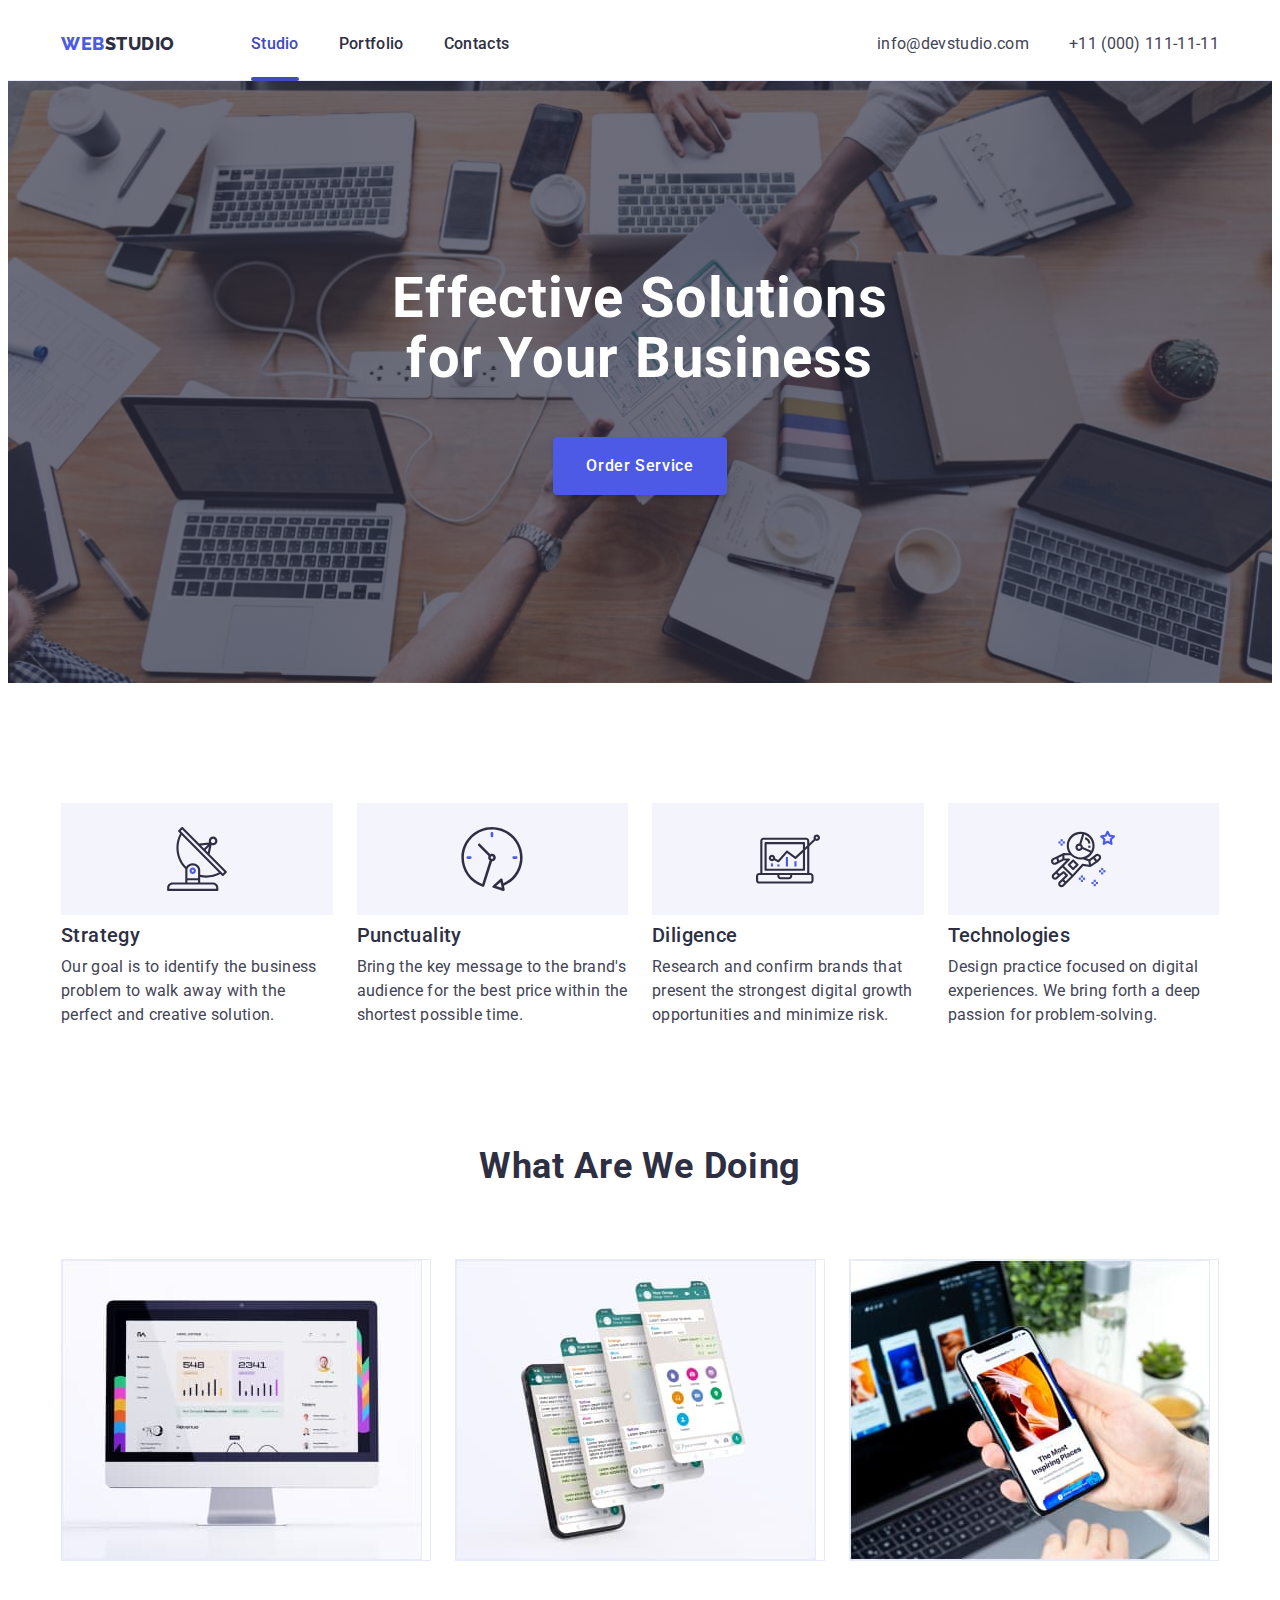
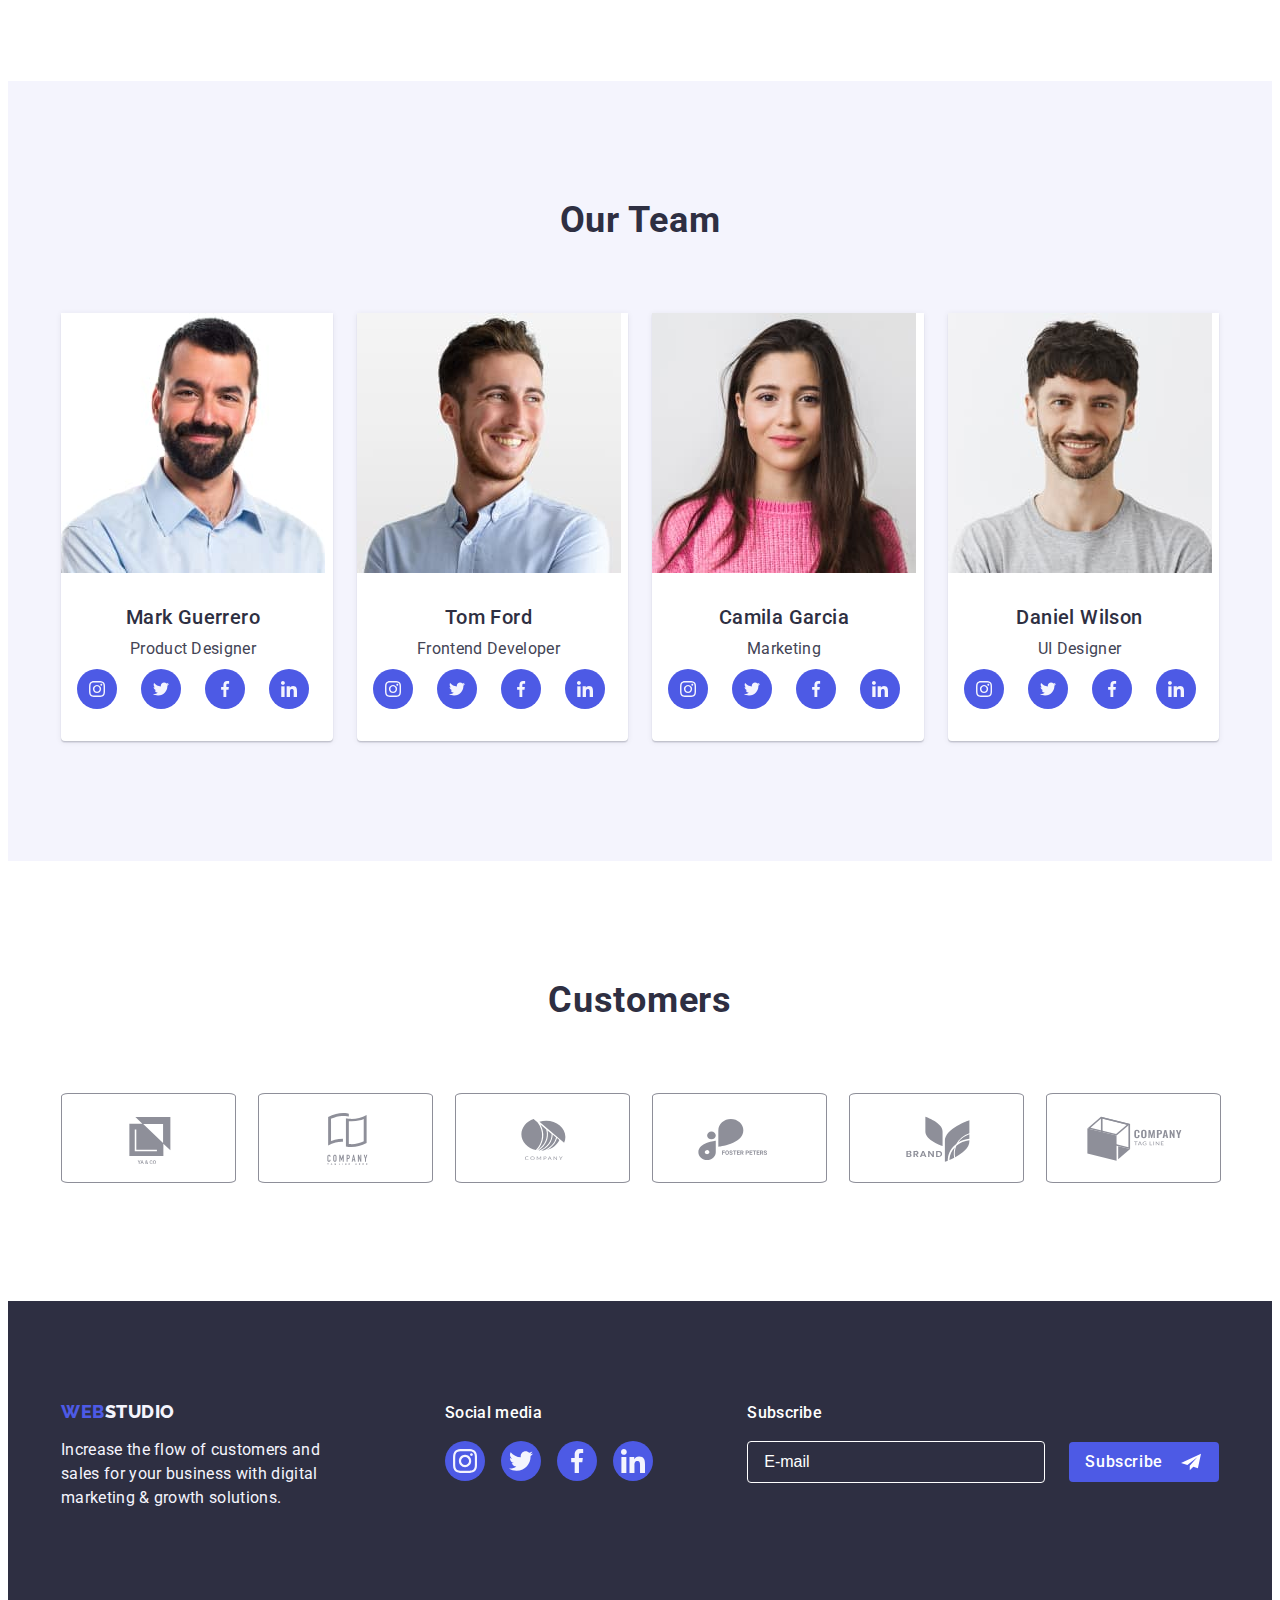
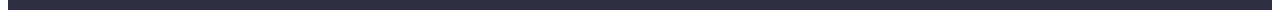
<file: index.html>
<!DOCTYPE html>
<html lang="en">
  <head>
    <meta charset="UTF-8" />
    <meta http-equiv="X-UA-Compatible" content="IE=edge" />
    <meta name="viewport" content="width=device-width, initial-scale=1.0" />
    <title>Студія</title>
    <link rel="preconnect" href="https://fonts.googleapis.com" />
    <link rel="preconnect" href="https://fonts.gstatic.com" crossorigin />
    <link
      href="https://fonts.googleapis.com/css2?family=Raleway:wght@800&family=Roboto:wght@400;500;700;900&display=swap"
      rel="stylesheet"
    />
    <link
      rel="stylesheet"
      href="https://cdnjs.cloudflare.com/ajax/libs/modern-normalize/1.1.0/modern-normalize.min.css"
      integrity="sha512-wpPYUAdjBVSE4KJnH1VR1HeZfpl1ub8YT/NKx4PuQ5NmX2tKuGu6U/JRp5y+Y8XG2tV+wKQpNHVUX03MfMFn9Q=="
      crossorigin="anonymous"
      referrerpolicy="no-referrer"
    />
    <link rel="stylesheet" href="./css/styles.css" />
  </head>
  <body class="body">
    <!-- Header -->
    <header class="header">
      <div class="container main-header">
        <nav class="header-navigation">
          <a href="./index.html" class="header-logo logo link"
            >Web<span class="color-logo">Studio</span></a
          >
          <ul class="header-list list">
            <li class="item">
              <a href="./index.html" class="header-link link active">Studio</a>
            </li>
            <li class="item">
              <a href="./portfolio.html" class="header-link link">Portfolio</a>
            </li>
            <li class="item">
              <a href="" class="header-link link">Contacts</a>
            </li>
          </ul>
        </nav>
        <address class="header-address">
          <ul class="header-address-list list">
            <li class="item">
              <a
                href="mailto:info@devstudio.com"
                class="header-address-link link"
                >info@devstudio.com</a
              >
            </li>
            <li class="item">
              <a href="tel:+110001111111" class="header-address-link link"
                >+11 (000) 111-11-11</a
              >
            </li>
          </ul>
        </address>
      </div>
    </header>

    <main>
      <!-- Hero -->
      <section class="hero">
        <div class="container">
          <h1 class="hero-title">Effective Solutions for Your Business</h1>
          <button type="button" class="hero-button button" data-modal-open>
            Order Service
          </button>
        </div>
      </section>

      <!-- Features -->
      <section class="features section">
        <div class="container">
          <h2 class="features-title section-title" hidden>Features</h2>
          <ul class="features-list list">
            <li class="features-item item">
              <div class="features-pic">
                <svg class="features-icon" width="64px" height="64px">
                  <use href="./images/icons/icons.svg#icon-icon-antenna"></use>
                </svg>
              </div>
              <h3 class="features-item-title item-title">Strategy</h3>
              <p class="features-text text">
                Our goal is to identify the business problem to walk away with
                the perfect and creative solution.
              </p>
            </li>
            <li class="features-item item">
              <div class="features-pic">
                <svg class="features-icon" width="64px" height="64px">
                  <use href="./images/icons/icons.svg#icon-icon-clock"></use>
                </svg>
              </div>
              <h3 class="features-item-title item-title">Punctuality</h3>
              <p class="features-text text">
                Bring the key message to the brand's audience for the best price
                within the shortest possible time.
              </p>
            </li>
            <li class="features-item item">
              <div class="features-pic">
                <svg class="features-icon" width="64px" height="64px">
                  <use href="./images/icons/icons.svg#icon-icon-diagram"></use>
                </svg>
              </div>
              <h3 class="features-item-title item-title">Diligence</h3>
              <p class="features-text text">
                Research and confirm brands that present the strongest digital
                growth opportunities and minimize risk.
              </p>
            </li>
            <li class="features-item item">
              <div class="features-pic">
                <svg class="features-icon" width="64px" height="64px">
                  <use
                    href="./images/icons/icons.svg#icon-icon-astronaut"
                  ></use>
                </svg>
              </div>
              <h3 class="features-item-title item-title">Technologies</h3>
              <p class="features-text text">
                Design practice focused on digital experiences. We bring forth a
                deep passion for problem-solving.
              </p>
            </li>
          </ul>
        </div>
      </section>

      <!-- What are we doing -->
      <section class="doing section">
        <div class="container">
          <h2 class="doing-title section-title">What are we doing</h2>
          <ul class="doing-list list">
            <li class="doing-item item">
              <img
                src="./images/doing/pic-1.jpg"
                alt="monitor screen"
                width="360"
                height="300"
              />
            </li>
            <li class="doing-item item">
              <img
                src="./images/doing/pic-2.jpg"
                alt="mobile phone screen"
                width="360"
                height="300"
              />
            </li>
            <li class="doing-item item">
              <img
                src="./images/doing/pic-3.jpg"
                alt="laptop and mobile phone"
                width="360"
                height="300"
              />
            </li>
          </ul>
        </div>
      </section>

      <!-- Our Team -->
      <section class="team section">
        <div class="container">
          <h2 class="team-title section-title">Our Team</h2>
          <ul class="team-list list">
            <li class="team-item item">
              <div class="team-card-item">
                <div class="team-card-thumb">
                  <img
                    src="./images/employees/mark-guerrero.jpg"
                    alt="Mark Guerrero"
                    width="264"
                    height="260"
                  />
                </div>
                <div class="team-card-content">
                  <h3 class="team-item-title item-title">Mark Guerrero</h3>
                  <p class="team-text text">Product Designer</p>
                  <ul class="team-soc-list list">
                    <li class="team-soc-item">
                      <a href="" class="team-soc-link link">
                        <svg class="team-soc-icon" width="16" height="16">
                          <use
                            href="./images/icons/icons.svg#icon-instagram"
                          ></use>
                        </svg>
                      </a>
                    </li>
                    <li class="team-soc-item">
                      <a href="" class="team-soc-link link">
                        <svg class="team-soc-icon" width="16" height="16">
                          <use
                            href="./images/icons/icons.svg#icon-twitter"
                          ></use>
                        </svg>
                      </a>
                    </li>
                    <li class="team-soc-item">
                      <a href="" class="team-soc-link link">
                        <svg class="team-soc-icon" width="16" height="16">
                          <use
                            href="./images/icons/icons.svg#icon-facebook"
                          ></use>
                        </svg>
                      </a>
                    </li>
                    <li class="team-soc-item">
                      <a href="" class="team-soc-link link">
                        <svg class="team-soc-icon" width="16" height="16">
                          <use
                            href="./images/icons/icons.svg#icon-linkedin"
                          ></use>
                        </svg>
                      </a>
                    </li>
                  </ul>
                </div>
              </div>
            </li>

            <li class="team-item item">
              <div class="team-card-item">
                <div class="team-card-thumb">
                  <img
                    src="./images/employees/tom-ford.jpg"
                    alt="Tom Ford"
                    width="264"
                    height="260"
                  />
                </div>
                <div class="team-card-content">
                  <h3 class="team-item-title item-title">Tom Ford</h3>
                  <p class="team-text text">Frontend Developer</p>
                  <ul class="team-soc-list list">
                    <li class="team-soc-item">
                      <a href="" class="team-soc-link link">
                        <svg class="team-soc-icon" width="16" height="16">
                          <use
                            href="./images/icons/icons.svg#icon-instagram"
                          ></use>
                        </svg>
                      </a>
                    </li>
                    <li class="team-soc-item">
                      <a href="" class="team-soc-link link">
                        <svg class="team-soc-icon" width="16" height="16">
                          <use
                            href="./images/icons/icons.svg#icon-twitter"
                          ></use>
                        </svg>
                      </a>
                    </li>
                    <li class="team-soc-item">
                      <a href="" class="team-soc-link link">
                        <svg class="team-soc-icon" width="16" height="16">
                          <use
                            href="./images/icons/icons.svg#icon-facebook"
                          ></use>
                        </svg>
                      </a>
                    </li>
                    <li class="team-soc-item">
                      <a href="" class="team-soc-link link">
                        <svg class="team-soc-icon" width="16" height="16">
                          <use
                            href="./images/icons/icons.svg#icon-linkedin"
                          ></use>
                        </svg>
                      </a>
                    </li>
                  </ul>
                </div>
              </div>
            </li>

            <li class="team-item item">
              <div class="team-card-item">
                <div class="team-card-thumb">
                  <img
                    src="./images/employees/camila-garcia.jpg"
                    alt="Camila Garcia"
                    width="264"
                    height="260"
                  />
                </div>
                <div class="team-card-content">
                  <h3 class="team-item-title item-title">Camila Garcia</h3>
                  <p class="team-text text">Marketing</p>
                  <ul class="team-soc-list list">
                    <li class="team-soc-item">
                      <a href="" class="team-soc-link link">
                        <svg class="team-soc-icon" width="16" height="16">
                          <use
                            href="./images/icons/icons.svg#icon-instagram"
                          ></use>
                        </svg>
                      </a>
                    </li>
                    <li class="team-soc-item">
                      <a href="" class="team-soc-link link">
                        <svg class="team-soc-icon" width="16" height="16">
                          <use
                            href="./images/icons/icons.svg#icon-twitter"
                          ></use>
                        </svg>
                      </a>
                    </li>
                    <li class="team-soc-item">
                      <a href="" class="team-soc-link link">
                        <svg class="team-soc-icon" width="16" height="16">
                          <use
                            href="./images/icons/icons.svg#icon-facebook"
                          ></use>
                        </svg>
                      </a>
                    </li>
                    <li class="team-soc-item">
                      <a href="" class="team-soc-link link">
                        <svg class="team-soc-icon" width="16" height="16">
                          <use
                            href="./images/icons/icons.svg#icon-linkedin"
                          ></use>
                        </svg>
                      </a>
                    </li>
                  </ul>
                </div>
              </div>
            </li>

            <li class="team-item item">
              <div class="team-card-item">
                <div class="team-card-thumb">
                  <img
                    src="./images/employees/daniel-wilson.jpg"
                    alt="Daniel Wilson"
                    width="264"
                    height="260"
                  />
                </div>
                <div class="team-card-content">
                  <h3 class="team-item-title item-title">Daniel Wilson</h3>
                  <p class="team-text text">UI Designer</p>
                  <ul class="team-soc-list list">
                    <li class="team-soc-item">
                      <a href="" class="team-soc-link link">
                        <svg class="team-soc-icon" width="16" height="16">
                          <use
                            href="./images/icons/icons.svg#icon-instagram"
                          ></use>
                        </svg>
                      </a>
                    </li>
                    <li class="team-soc-item">
                      <a href="" class="team-soc-link link">
                        <svg class="team-soc-icon" width="16" height="16">
                          <use
                            href="./images/icons/icons.svg#icon-twitter"
                          ></use>
                        </svg>
                      </a>
                    </li>
                    <li class="team-soc-item">
                      <a href="" class="team-soc-link link">
                        <svg class="team-soc-icon" width="16" height="16">
                          <use
                            href="./images/icons/icons.svg#icon-facebook"
                          ></use>
                        </svg>
                      </a>
                    </li>
                    <li class="team-soc-item">
                      <a href="" class="team-soc-link link">
                        <svg class="team-soc-icon" width="16" height="16">
                          <use
                            href="./images/icons/icons.svg#icon-linkedin"
                          ></use>
                        </svg>
                      </a>
                    </li>
                  </ul>
                </div>
              </div>
            </li>
          </ul>
        </div>
      </section>

      <!-- Customers -->
      <section class="customers section">
        <div class="container">
          <h2 class="customers-title section-title">Customers</h2>
          <ul class="customers-list list">
            <li class="customers-item">
              <a href="" class="customers-link link">
                <svg class="customers-icon" width="104" height="56">
                  <use href="./images/icons/icons.svg#icon-logo-client1"></use>
                </svg>
              </a>
            </li>
            <li class="customers-item">
              <a href="" class="customers-link link">
                <svg class="customers-icon" width="104" height="56">
                  <use href="./images/icons/icons.svg#icon-logo-client2"></use>
                </svg>
              </a>
            </li>
            <li class="customers-item">
              <a href="" class="customers-link link">
                <svg class="customers-icon" width="104" height="56">
                  <use href="./images/icons/icons.svg#icon-logo-client3"></use>
                </svg>
              </a>
            </li>
            <li class="customers-item">
              <a href="" class="customers-link link">
                <svg class="customers-icon" width="104" height="56">
                  <use href="./images/icons/icons.svg#icon-logo-client4"></use>
                </svg>
              </a>
            </li>
            <li class="customers-item">
              <a href="" class="customers-link link">
                <svg class="customers-icon" width="104" height="56">
                  <use href="./images/icons/icons.svg#icon-logo-client5"></use>
                </svg>
              </a>
            </li>
            <li class="customers-item">
              <a href="" class="customers-link link">
                <svg class="customers-icon" width="104" height="56">
                  <use href="./images/icons/icons.svg#icon-logo-client6"></use>
                </svg>
              </a>
            </li>
          </ul>
        </div>
      </section>
    </main>

    <!-- Footer -->
    <footer class="footer">
      <div class="container main-footer">
        <div class="footer-logo-text">
          <a href="./index.html" class="footer-logo logo link"
            >Web<span class="color-logo-footer">Studio</span></a
          >
          <p class="footer-text">
            Increase the flow of customers and sales for your business with
            digital marketing & growth solutions.
          </p>
        </div>
        <div class="footer-sotial-media">
          <p class="footer-sotial-title title">Social media</p>
          <ul class="footer-soc-list list">
            <li class="footer-soc-item item">
              <a href="" class="footer-soc-link link">
                <svg class="footer-soc-icon" width="24" height="24">
                  <use href="./images/icons/icons.svg#icon-instagram"></use>
                </svg>
              </a>
            </li>
            <li class="footer-soc-item item">
              <a href="" class="footer-soc-link link">
                <svg class="footer-soc-icon" width="24" height="24">
                  <use href="./images/icons/icons.svg#icon-twitter"></use>
                </svg>
              </a>
            </li>
            <li class="footer-soc-item item">
              <a href="" class="footer-soc-link link">
                <svg class="footer-soc-icon" width="24" height="24">
                  <use href="./images/icons/icons.svg#icon-facebook"></use>
                </svg>
              </a>
            </li>
            <li class="footer-soc-item item">
              <a href="" class="footer-soc-link link">
                <svg class="footer-soc-icon" width="24" height="24">
                  <use href="./images/icons/icons.svg#icon-linkedin"></use>
                </svg>
              </a>
            </li>
          </ul>
        </div>
        <div class="footer-subscribe">
          <p class="footer-subscribe-title title">Subscribe</p>
          <form class="footer-form">
            <input
              type="email"
              name="subscribe-email"
              id="subscribe-email"
              class="footer-subscribe-input"
              placeholder="E-mail"
              required
            />
            <label
              for="subscribe-email"
              class="footer-subscribe-label"
              aria-label="footer-input"
            ></label>
            <button type="submit" class="footer-subscribe-btn button">
              Subscribe
              <svg class="footer-subscribe-icon" width="24" height="20">
                <use href="./images/icons/icons.svg#icon-icon-send"></use>
              </svg>
            </button>
          </form>
        </div>
      </div>
    </footer>

    <div class="backdrop is-hidden" data-modal>
      <div class="modal">
        <button type="button" class="modal-close-btn" data-modal-close>
          <svg class="modal-close-btn-icon" width="8" height="8">
            <use href="./images/icons/icons.svg#icon-clouse-modal"></use>
          </svg>
        </button>
        <p class="modal-title">Leave your contacts and we will call you back</p>
        <form class="modal-form">
          <label class="modal-label">
            <span class="modal-label-title">Name</span>
            <span class="input-wrap">
              <input
                type="text"
                name="user-name"
                class="modal-input"
                pattern="[a-zA-Zа-яА-ЯїЇіІ]+"
                minlength="2"
                required
              />
              <svg class="modal-icon" width="18" height="18">
                <use href="./images/icons/icons.svg#icon-icon-name"></use>
              </svg>
            </span>
          </label>

          <label class="modal-label">
            <span class="modal-label-title">Phone</span>
            <span class="input-wrap">
              <input
                type="tel"
                name="user-phone"
                class="modal-input"
                pattern="[0-9]{3}-[0-9]{3}-[0-9]{2}-[0-9]{2}"
                title="xxx-xxx-xx-xx"
                required
              />
              <svg class="modal-icon" width="18" height="24">
                <use href="./images/icons/icons.svg#icon-icon-phone"></use>
              </svg>
            </span>
          </label>

          <label class="modal-label">
            <span class="modal-label-title">Email</span>
            <span class="input-wrap">
              <input type="email" name="user-email" class="modal-input" />
              <svg class="modal-icon" width="18" height="24">
                <use href="./images/icons/icons.svg#icon-icon-email"></use>
              </svg>
            </span>
          </label>

          <label class="modal-label">
            <span class="modal-label-title">Comment</span>
            <textarea
              name="user-text"
              class="modal-textarea"
              placeholder="Text input"
            ></textarea>
          </label>

          <div class="modal-field">
            <input
              class="input-check visually-hidden"
              type="checkbox"
              id="privacy"
              name="privacy"
              value="true"
            />
            <label for="privacy" class="check-text">
              <span>
                <svg class="check-icon" width="10" height="8">
                  <use href="./images/icons/icons.svg#icon-icon-click"></use>
                </svg>
              </span>
              I accept the terms and conditions of the&nbsp;
              <a href="" class="modal-href">Privacy Policy</a></label
            >
          </div>

          <button type="submit" class="modal-btn">Send</button>
        </form>
      </div>
    </div>

    <script src="./js/modal.js"></script>
  </body>
</html>
</file>
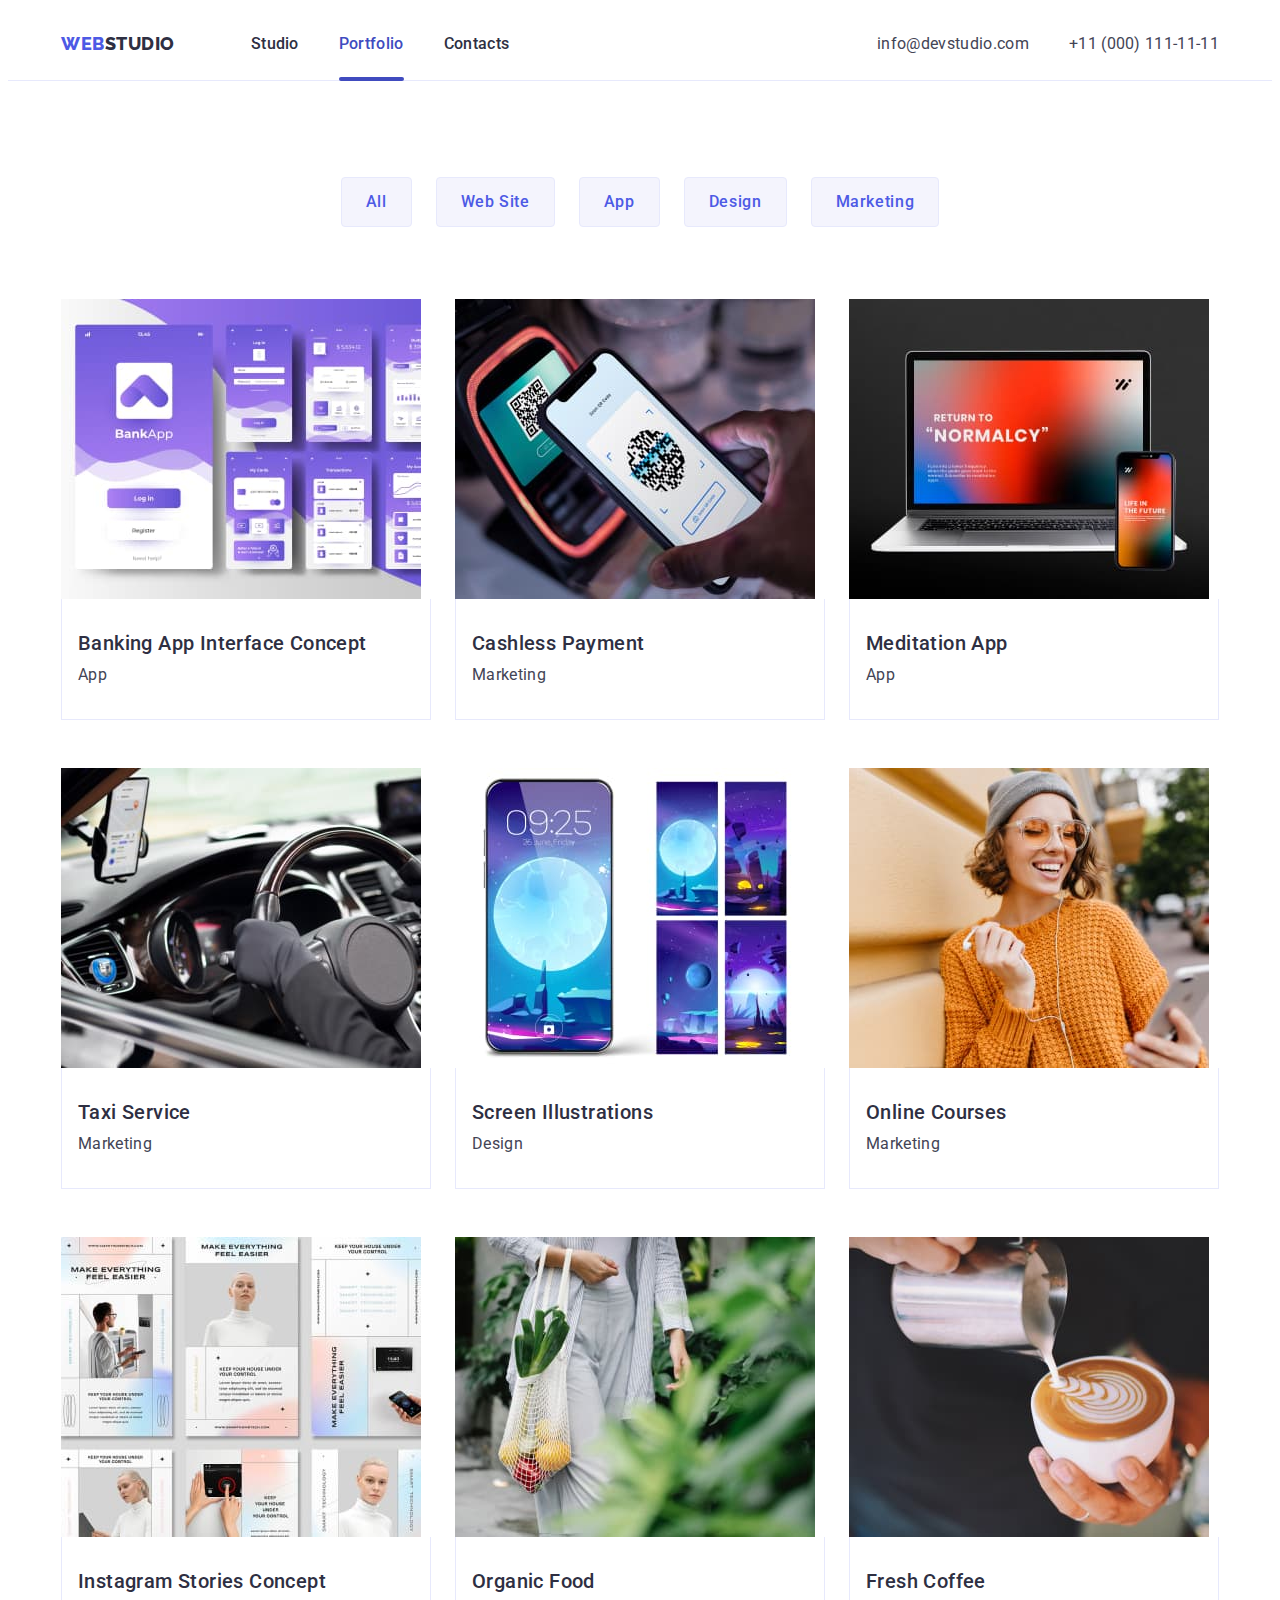
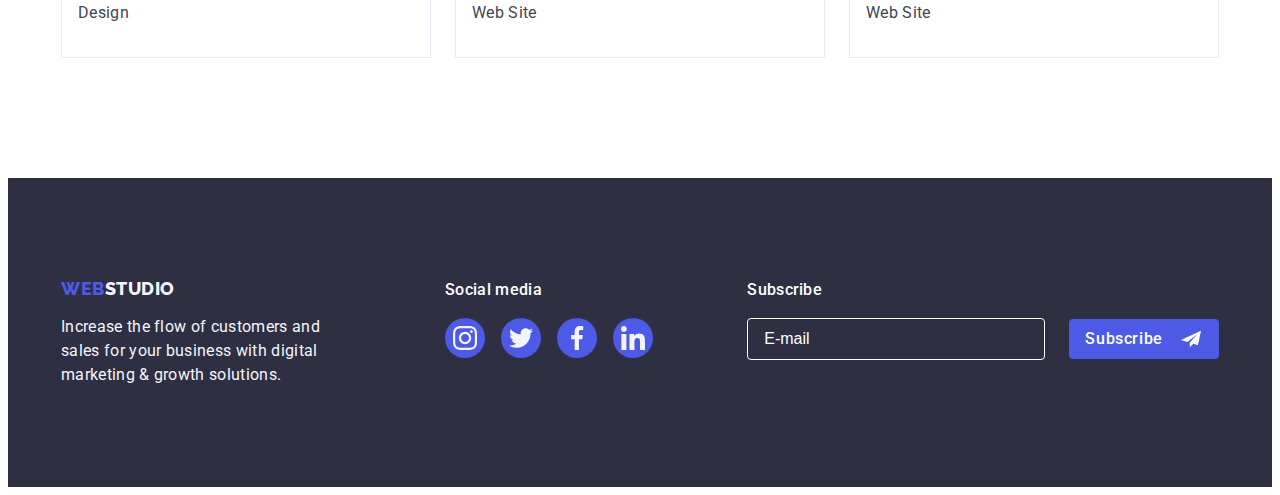
<file: portfolio.html>
<!DOCTYPE html>
<html lang="en">
  <head>
    <meta charset="UTF-8" />
    <meta http-equiv="X-UA-Compatible" content="IE=edge" />
    <meta name="viewport" content="width=device-width, initial-scale=1.0" />
    <title>Портфоліо</title>
    <link rel="preconnect" href="https://fonts.googleapis.com" />
    <link rel="preconnect" href="https://fonts.gstatic.com" crossorigin />
    <link
      href="https://fonts.googleapis.com/css2?family=Raleway:wght@800&family=Roboto:wght@400;500;700;900&display=swap"
      rel="stylesheet"
    />
    <link
      rel="stylesheet"
      href="https://cdnjs.cloudflare.com/ajax/libs/modern-normalize/1.1.0/modern-normalize.min.css"
      integrity="sha512-wpPYUAdjBVSE4KJnH1VR1HeZfpl1ub8YT/NKx4PuQ5NmX2tKuGu6U/JRp5y+Y8XG2tV+wKQpNHVUX03MfMFn9Q=="
      crossorigin="anonymous"
      referrerpolicy="no-referrer"
    />
    <link rel="stylesheet" href="./css/styles.css" />
  </head>
  <body class="body">
    <!-- Header -->
    <header class="header">
      <div class="container main-header">
        <nav class="header-navigation">
          <a href="./index.html" class="header-logo logo link"
            >Web<span class="color-logo">Studio</span></a
          >
          <ul class="header-list list">
            <li class="item">
              <a href="./index.html" class="header-link link">Studio</a>
            </li>
            <li class="item">
              <a href="./portfolio.html" class="header-link link active"
                >Portfolio</a
              >
            </li>
            <li class="item">
              <a href="" class="header-link link">Contacts</a>
            </li>
          </ul>
        </nav>
        <address class="header-address">
          <ul class="header-address-list list">
            <li class="item">
              <a
                href="mailto:info@devstudio.com"
                class="header-address-link link"
                >info@devstudio.com</a
              >
            </li>
            <li class="item">
              <a href="tel:+110001111111" class="header-address-link link"
                >+11 (000) 111-11-11</a
              >
            </li>
          </ul>
        </address>
      </div>
    </header>
    <main>
      <!--Portfolio-->
      <section class="portfolio">
        <div class="container">
          <h1 class="Portfolio section" hidden>Portfolio</h1>
          <ul class="filter-list list">
            <li>
              <button type="button" class="filter-list-btn button">All</button>
            </li>
            <li>
              <button type="button" class="filter-list-btn button">
                Web Site
              </button>
            </li>
            <li>
              <button type="button" class="filter-list-btn button">App</button>
            </li>
            <li>
              <button type="button" class="filter-list-btn button">
                Design
              </button>
            </li>
            <li>
              <button type="button" class="filter-list-btn button">
                Marketing
              </button>
            </li>
          </ul>

          <ul class="portfolio-list list">
            <li class="portfolio-item item">
              <a href="" class="portfolio-link link">
                <div class="card-thumb">
                  <img
                    src="./images/portfolio/banking-app.jpg"
                    alt="Banking App Interface Concept"
                    width="360"
                    height="300"
                  />
                  <p class="portfolio-overlay text">
                    14 Stylish and User-Friendly App Design Concepts · Task
                    Manager App · Calorie Tracker App · Exotic Fruit Ecommerce
                    App · Cloud Storage App
                  </p>
                </div>
                <div class="card-content">
                  <h2 class="portfolio-item-title item-title">
                    Banking App Interface Concept
                  </h2>
                  <p class="portfolio-text text">App</p>
                </div>
              </a>
            </li>

            <li class="portfolio-item item">
              <a href="" class="portfolio-link link">
                <div class="card-thumb">
                  <img
                    src="./images/portfolio/cashless-payment.jpg"
                    alt="Cashless Payment"
                    width="360"
                    height="300"
                  />
                  <p class="portfolio-overlay text">
                    14 Stylish and User-Friendly App Design Concepts · Task
                    Manager App · Calorie Tracker App · Exotic Fruit Ecommerce
                    App · Cloud Storage App
                  </p>
                </div>
                <div class="card-content">
                  <h2 class="portfolio-item-title item-title">
                    Cashless Payment
                  </h2>
                  <p class="portfolio-text text">Marketing</p>
                </div>
              </a>
            </li>

            <li class="portfolio-item item">
              <a href="" class="portfolio-link link">
                <div class="card-thumb">
                  <img
                    src="./images/portfolio/meditation-app.jpg"
                    alt="Meditation App"
                    width="360"
                    height="300"
                  />
                  <p class="portfolio-overlay text">
                    14 Stylish and User-Friendly App Design Concepts · Task
                    Manager App · Calorie Tracker App · Exotic Fruit Ecommerce
                    App · Cloud Storage App
                  </p>
                </div>
                <div class="card-content">
                  <h2 class="portfolio-item-title item-title">
                    Meditation App
                  </h2>
                  <p class="portfolio-text text">App</p>
                </div>
              </a>
            </li>

            <li class="portfolio-item item">
              <a href="" class="portfolio-link link">
                <div class="card-thumb">
                  <img
                    src="./images/portfolio/taxi-service.jpg"
                    alt="Taxi Service"
                    width="360"
                    height="300"
                  />
                  <p class="portfolio-overlay text">
                    14 Stylish and User-Friendly App Design Concepts · Task
                    Manager App · Calorie Tracker App · Exotic Fruit Ecommerce
                    App · Cloud Storage App
                  </p>
                </div>
                <div class="card-content">
                  <h2 class="portfolio-item-title item-title">Taxi Service</h2>
                  <p class="portfolio-text text">Marketing</p>
                </div>
              </a>
            </li>

            <li class="portfolio-item item">
              <a href="" class="portfolio-link link">
                <div class="card-thumb">
                  <img
                    src="./images/portfolio/screen-illustrations.jpg"
                    alt="Screen Illustrations"
                    width="360"
                    height="300"
                  />
                  <p class="portfolio-overlay text">
                    14 Stylish and User-Friendly App Design Concepts · Task
                    Manager App · Calorie Tracker App · Exotic Fruit Ecommerce
                    App · Cloud Storage App
                  </p>
                </div>
                <div class="card-content">
                  <h2 class="portfolio-item-title item-title">
                    Screen Illustrations
                  </h2>
                  <p class="portfolio-text text">Design</p>
                </div>
              </a>
            </li>

            <li class="portfolio-item item">
              <a href="" class="portfolio-link link">
                <div class="card-thumb">
                  <img
                    src="./images/portfolio/online-courses.jpg"
                    alt="Online Courses"
                    width="360"
                    height="300"
                  />
                  <p class="portfolio-overlay text">
                    14 Stylish and User-Friendly App Design Concepts · Task
                    Manager App · Calorie Tracker App · Exotic Fruit Ecommerce
                    App · Cloud Storage App
                  </p>
                </div>
                <div class="card-content">
                  <h2 class="portfolio-item-title item-title">
                    Online Courses
                  </h2>
                  <p class="portfolio-text text">Marketing</p>
                </div>
              </a>
            </li>

            <li class="portfolio-item item">
              <a href="" class="portfolio-link link">
                <div class="card-thumb">
                  <img
                    src="./images/portfolio/instagram-stories.jpg"
                    alt="Instagram Stories Concept"
                    width="360"
                    height="300"
                  />
                  <p class="portfolio-overlay text">
                    14 Stylish and User-Friendly App Design Concepts · Task
                    Manager App · Calorie Tracker App · Exotic Fruit Ecommerce
                    App · Cloud Storage App
                  </p>
                </div>
                <div class="card-content">
                  <h2 class="portfolio-item-title item-title">
                    Instagram Stories Concept
                  </h2>
                  <p class="portfolio-text text">Design</p>
                </div>
              </a>
            </li>

            <li class="portfolio-item item">
              <a href="" class="portfolio-link link">
                <div class="card-thumb">
                  <img
                    src="./images/portfolio/organic-food.jpg"
                    alt="Organic Food"
                    width="360"
                    height="300"
                  />
                  <p class="portfolio-overlay text">
                    14 Stylish and User-Friendly App Design Concepts · Task
                    Manager App · Calorie Tracker App · Exotic Fruit Ecommerce
                    App · Cloud Storage App
                  </p>
                </div>
                <div class="card-content">
                  <h2 class="portfolio-item-title item-title">Organic Food</h2>
                  <p class="portfolio-text text">Web Site</p>
                </div>
              </a>
            </li>

            <li class="portfolio-item item">
              <a href="" class="portfolio-link link">
                <div class="card-thumb">
                  <img
                    src="./images/portfolio/fresh-coffee.jpg"
                    alt="Fresh Coffee"
                    width="360"
                    height="300"
                  />
                  <p class="portfolio-overlay text">
                    14 Stylish and User-Friendly App Design Concepts · Task
                    Manager App · Calorie Tracker App · Exotic Fruit Ecommerce
                    App · Cloud Storage App
                  </p>
                </div>
                <div class="card-content">
                  <h2 class="portfolio-item-title item-title">Fresh Coffee</h2>
                  <p class="portfolio-text text">Web Site</p>
                </div>
              </a>
            </li>
          </ul>
        </div>
      </section>
    </main>
    <!-- Footer -->
    <footer class="footer">
      <div class="container main-footer">
        <div class="footer-logo-text">
          <a href="./index.html" class="footer-logo logo link"
            >Web<span class="color-logo-footer">Studio</span></a
          >
          <p class="footer-text">
            Increase the flow of customers and sales for your business with
            digital marketing & growth solutions.
          </p>
        </div>
        <div class="footer-sotial-media">
          <p class="footer-sotial-title title">Social media</p>
          <ul class="footer-soc-list list">
            <li class="footer-soc-item item">
              <a href="" class="footer-soc-link link">
                <svg class="footer-soc-icon" width="24" height="24">
                  <use href="./images/icons/icons.svg#icon-instagram"></use>
                </svg>
              </a>
            </li>
            <li class="footer-soc-item item">
              <a href="" class="footer-soc-link link">
                <svg class="footer-soc-icon" width="24" height="24">
                  <use href="./images/icons/icons.svg#icon-twitter"></use>
                </svg>
              </a>
            </li>
            <li class="footer-soc-item item">
              <a href="" class="footer-soc-link link">
                <svg class="footer-soc-icon" width="24" height="24">
                  <use href="./images/icons/icons.svg#icon-facebook"></use>
                </svg>
              </a>
            </li>
            <li class="footer-soc-item item">
              <a href="" class="footer-soc-link link">
                <svg class="footer-soc-icon" width="24" height="24">
                  <use href="./images/icons/icons.svg#icon-linkedin"></use>
                </svg>
              </a>
            </li>
          </ul>
        </div>
        <div class="footer-subscribe">
          <p class="footer-subscribe-title title">Subscribe</p>
          <form class="footer-form">
            <input
              type="email"
              name="subscribe-email"
              id="subscribe-email"
              class="footer-subscribe-input"
              placeholder="E-mail"
              required
            />
            <label
              for="subscribe-email"
              class="footer-subscribe-label"
              aria-label="footer-input"
            ></label>
            <button type="submit" class="footer-subscribe-btn button">
              Subscribe
              <svg class="footer-subscribe-icon" width="24" height="20">
                <use href="./images/icons/icons.svg#icon-icon-send"></use>
              </svg>
            </button>
          </form>
        </div>
      </div>
    </footer>
  </body>
</html>
</file>
<file: css/styles.css>
:root {
        --primary-text-color-slate: #434455; 
        --title-text-color-navy-blue: #2e2f42;
        --title-hero-color-white: #FFFFFF;
        --actent-color-iris: #4D5AE5;
        --active-color-ocean: #404BBF;
        --primary-bg-color-white: #FFFFFF;
        --dark-bg-color: #2E2F42;
        --color-green: #31d0aa;
        --color-light-slate: #8e8f99;
        --color-client-icon: #8e8f99;
        --color-cornflower: #e7e9fc;
        --color-cloud: #f4f4fd;
        --color-dairy: #fcfcfc;
        --color-border: #E7E9FC;
        --bg-gradient: linear-gradient(rgba(46, 47, 66, 0.7), rgba(46, 47, 66, 0.7));
        --transision-dur-and-func: 250ms cubic-bezier(0.4, 0, 0.2, 1)
    }

    p,h1,h2,h3,h4,h5,h6 {
        margin: 0;
    }

    ul {
        margin: 0;
        padding-left: 0;
    }

    button {
        cursor: pointer;
    }

    img {
        display: block;
        max-width: 100%;
    }

    body {
        font-family: 'Roboto', sans-serif;
        background-color: var(--primary-bg-color-white);
        color: var(--primary-text-color-slate);
        letter-spacing: 0.02em;
    }

    .list {
        list-style: none; 
    }

    .link {
        text-decoration: none;
    }

    .button {
        font-family: inherit;
    }

    .container {
        width: 1158px;
        padding-left: 15px;
        padding-right: 15px;
        margin-left: auto;
        margin-right: auto;
    }

    .section-title {
        font-size: 36px;
        line-height: 1.11;
        letter-spacing: 0.02em;
        text-align: center;
        text-transform: capitalize;
        color: var(--title-text-color-navy-blue);
    }

    .text {
        font-size: 16px;
        line-height: 1.5;
        color: var(--primary-text-color-slate);
    }

    .item-title {
        font-weight: 500;
        font-size: 20px;
        line-height: 1.2;
        letter-spacing: 0.02em;
        color: var(--title-text-color-navy-blue);
    }

    .visually-hidden {
        position: absolute;
        width: 1px;
        height: 1px;
        margin: -1px;
        border: 0;
        padding: 0;
        white-space: nowrap;
        clip-path: inset(100%);
        clip: rect(0 0 0 0);
        overflow: hidden;
    }

 
    /** -------------------HEADER------------------- */
    .header {
        border-bottom: 1px solid var(--color-border); 
    }

    .main-header {
        display: flex;
        align-items: center;
    }

    .header-navigation {
        display: flex;
        align-items: center;
    }

    .header-logo{
        display: block;
        font-family: 'Raleway', sans-serif;
        font-style: normal;
        font-weight: 800;
        font-size: 18px;
        line-height: 1.17;
        letter-spacing: 0.03em;
        text-transform: uppercase;
        color: var(--actent-color-iris);
    }

    .color-logo  {
        color: var(--title-text-color-navy-blue);
    }

    .header-list {
        display: flex;
        margin-left: 76px;
    }

    .header-list .item + .item {
        margin-left: 40px;
    }

    .header-link {
        display: block;
        position: relative;
        padding-top: 24px;
        padding-bottom: 24px;
        color: var(--title-text-color-navy-blue);
        font-weight: 500;
        font-size: 16px;
        line-height: 1.5;
        letter-spacing: 0.02em;  
        transition: color var(--transision-dur-and-func);
    }

    .header-link:hover,
    .header-link:focus {
        color: var(--active-color-ocean);
    }

    .header-link.active {
        color: var(--active-color-ocean);
    }

    .active::after {
        content:"";
        position: absolute;
        background-color: var(--active-color-ocean);
        width: 100%;
        height: 4px;
        left: 0px;
        bottom:-1px;
        border-radius: 2px;
    }

    .header-link-current {
        color: var(--active-color-ocean);}

    .header-address {
        margin-left: auto;
        text-decoration: none;
        font-style: normal;
        color: var(--primary-text-color-slate);
    }

    .header-address-list {
        display: flex;
    }

    .header-address-list .item +.item {
        margin-left: 40px;
    }

    .header-address-link {
    font-style: normal;
    font-weight: 400;
    font-size: 16px;
    line-height: 1.5;
    color: var(--primary-text-color-slate);
    transition: color var(--transision-dur-and-func);
    }

    .header-address-link:hover,
    .header-address-link:focus {
    color: var(--active-color-ocean)
    } 


    /** -------------------HERO------------------- */

    .hero {
        background: var(--dark-bg-color);
        max-width: 1440px;
        margin-left: auto;
        margin-right: auto;
        padding-top: 188px;
        padding-bottom: 188px;
        background-image: var(--bg-gradient),
        url(../images/hero-bg.jpg);
        background-repeat: no-repeat;
        background-position: center;
        background-size: cover;
    }  

    .hero-title {
        font-style: normal;
        font-weight: 700;
        font-size: 56px;
        line-height: 1.07;
        text-align: center;
        letter-spacing: 0.02em;
        color: var(--title-hero-color-white);
        max-width: 496px;
        margin-left: auto;
        margin-right: auto;
        margin-bottom: 48px;
    }
        
    .hero-button {
        display: block;
        margin-left: auto;
        margin-right: auto;
        font-family: inherit;
        font-weight: 500;
        font-size: 16px;
        line-height: 1.5;
        letter-spacing: 0.04em;
        color: var(--title-hero-color-white);
        background: var(--actent-color-iris);
        padding: 16px 32px;
        border: 1px solid var(--actent-color-iris);
        box-shadow: 0px 4px 4px rgba(0, 0, 0, 0.15);
        border-radius: 4px;
        transition: background-color var(--transision-dur-and-func), border-color var(--transision-dur-and-func);
    }

    .hero-button:hover,
    .hero-button:focus {
        background-color: var(--active-color-ocean);
        border-color: var(--active-color-ocean);
    }
    
    /** -------------------FEATURES------------------- */

    .features {
        padding-top: 120px;
        padding-bottom: 120px;
    }

    .features-title {
        letter-spacing: 0.02em;
    }

    .features-list {
        display: flex;
        justify-content: center;
        gap: 24px;
    }

    .features-item {
        flex-basis: calc((100% - 72px) / 4);
        display: block;
    }

    .features-pic {
        height: 112px;
        background: var(--color-cloud);
        margin-bottom: 8px;
        display: flex;
        align-items: center;
        justify-content: center;
    }

    .features-item-title {
        display:block;
        margin-bottom: 8px;
    }

    .features-text {
        display: block;
    }
        
    /** -------------------WHAT ARE WE DOING------------------- */

    .doing {
        padding-bottom: 120px;
    }

    .doing-title {
        margin-bottom: 72px;
    }

    .doing-list {
        display: flex;
        margin-left: -24px;
    }

    .doing-item {
        flex-basis: calc(100% / 3 - 24px);
        margin-left: 24px;
        border: 1px solid var(--color-border);
    }

    /** -------------------OUR TEAM------------------- */
  
    .team {
        background-color: var(--color-cloud);
        padding-top: 120px;
        padding-bottom: 120px;
    } 

    .team-title {
        letter-spacing: 0.02em;
        margin-bottom: 72px;
        }    
        
    .team-list {
        display: flex;
        margin-left: -24px;
    }    

    .team-item {
        display: flex;
        flex-basis: calc(100% / 4 - 24px);
        margin-left: 24px;
        background-color: var(--primary-bg-color-white);
        box-shadow: 0px 1px 6px rgba(46, 47, 66, 0.08), 0px 1px 1px rgba(46, 47, 66, 0.16), 0px 2px 1px rgba(46, 47, 66, 0.08);
        border-radius: 0px 0px 4px 4px;
    }
    
    .team-item-title {
        letter-spacing: 0.02em;
        margin-bottom: 8px;
    }    
    
    .team-text {
        margin-bottom: 8px;
    }

    .team-card-content {
        text-align: center;
        padding-top: 32px;
        padding-bottom: 32px;
    }

    .team-soc-list {
        display: flex;
        justify-content: center;
        gap: 24px;
        }
    
    .team-soc-item {
        width: 40px;
        height: 40px;
        }
    
    .team-soc-link {
        width: 100%;
        height: 100%;
        border-radius: 50%;    
        background-color: var(--actent-color-iris);
        display: flex;
        align-items: center;
        justify-content: center;
        transition: background-color var(--transision-dur-and-func);
    }

    .team-soc-link:hover,
    .tean-soc-link:focus {
        background-color: var(--active-color-ocean);
    }

    .team-soc-icon  {
        fill: var(--color-cloud);
    }
    

    /** -----------------CUCTOMERS------ **/

    .customers {
        padding-top: 120px;
        padding-bottom: 120px;
    }

    .customers-title {
        letter-spacing: 0.02em;
        margin-bottom: 72px;
    }
       
    .customers-list {
        display: flex;
        justify-content: center;
        gap: 24px;
    }
    
    .customers-item {
        flex-basis: calc((100% - 120px) / 6);
        display: block;
        height: 88px;
    }

    
    .customers-link {
        height: 100%;
        width: 100%;
        display: flex;
        align-items: center;
        justify-content: center;
        color: var(--color-client-icon);
        border: 1px solid var(--color-light-slate);
        border-radius: 4%;
        transition: color var(--transision-dur-and-func);
    }
    
    .customers-icon {
        fill: currentColor; 
    }

    .customers-link:hover,
    .customers-link:focus {
        color: var(--active-color-ocean);
        border: 1px solid var(--active-color-ocean);
        border-radius: 4%;
    }


    /** -------------------FOOTER------------------- */

    .footer {
        background-color: var(--dark-bg-color);
        padding-top: 100px;
        padding-bottom: 100px;
    }

    .main-footer {
        display: flex;
        align-items: flex-start;
}

    .footer-logo-text {
        display: block;
        align-items: center;
        width: 264px;
        padding-left: 0;
        padding-right: 0;
    }

    .footer-logo {
        display: block;
        font-family: 'Raleway', sans-serif;
        font-weight: 800;
        font-size: 18px;
        line-height: 1.17;
        letter-spacing: 0.03em;
        text-transform: uppercase;
        color: var(--actent-color-iris);
        margin-bottom: 16px;
    }

    .color-logo-footer {
        color: var(--color-cloud)
    }

    .footer-text {
        display: block;
        font-size: 16px;
        line-height: 1.5;
        color: var(--color-cloud);
    }
        
    .footer-sotial-media {
        display: block;
        margin-left: 120px;
        padding-left: 0;
        padding-right: 0;
    }

    .footer-sotial-title {
        font-weight: 500;
        font-size: 16px;
        line-height: 24px;
        letter-spacing: 0.02em;
        color: var(--title-hero-color-white);
        margin-bottom: 16px;
    }

    .footer-soc-list {
        display: flex;
        justify-content: flex-start;
        gap: 16px;
 }

    .footer-soc-item {
        width: 40px;
        height: 40px;
    }

    .footer-soc-link {
        height: 100%;
        border-radius: 50%;
        background-color: var(--actent-color-iris);
        display: flex;
        align-items: center;
        justify-content: center;
        width: 100%;
        transition: background-color var(--transision-dur-and-func);
    }

    .footer-soc-link:hover,
    .footer-soc-link:focus {
         background-color: var(--color-green);
    }



    .footer-soc-icon {
        fill: var(--color-cloud);
    }

    .footer-subscribe {
        margin-left: auto;
    }

    .footer-subscribe-title {
        font-weight: 500;
        font-size: 16px;
        line-height: 1.5;
        letter-spacing: 0.02em;
        color: var(--title-hero-color-white);
        margin-bottom: 16px;
    }

    
    .footer-form {
        display: flex;
        gap: 12px;
        justify-content: flex-end;
        align-items: center;
    }
    
    .footer-subscribe-input {
        width: 264px;	
        height: 40px;
        background-color: transparent;
        border: 1px solid var(--title-hero-color-white);
        border-radius: 4px;
        outline: transparent;
        padding: 0px 16px;
        font-size: 16px;
        color: var(--title-hero-color-white);
        }


    .footer-subscribe-input::placeholder {
        color: var(--title-hero-color-white);
        font-style: 12px;
    }

    .footer-subscribe-label {
        font-weight: 400;
        font-size: 12px;
        line-height: 2.0;
        align-items: center;
        letter-spacing: 0.04em;
      
    }

    .footer-subscribe-btn {
        display: flex;
        align-items: center;
        justify-content: center;
        gap: 16px;
        margin-left: auto;
        margin-right: auto;
        font-weight: 500;
        font-size: 16px;
        line-height: 1.5;
        letter-spacing: 0.04em;
        padding: 8px 16px;
        outline: transparent;
        color: var(--title-hero-color-white);
        background-color: var(--actent-color-iris);
        border: none;
        border-radius: 4px;
        transition: background-color var(--transision-dur-and-func), border-color var(--transision-dur-and-func);
    }

    .footer-subscribe-btn:hover,
    .footer-subscribe-btn:focus {
        background-color: var(--active-color-ocean);
        border-color: var(--active-color-ocean);
    }

    /** -------------------MODAL WINDOW------------------- */
    .backdrop {
        position: fixed;
        top: 0;
        left: 0;
        z-index: 100;
        width: 100%;
        height: 100%;
        opacity: 1;
        background-color: rgba(46, 47, 66, 0.4);
        transition: opacity var(--transision-dur-and-func), visibility var(--transision-dur-and-func);
    }

    .backdrop.is-hidden {
        opacity: 0; 
        visibility: hidden;
        pointer-events: none;
    }

    .modal {
        position: absolute;
        top: 50%;
        left: 50%;  
        transform: translate(-50%, -50%) scale(1);
        transition: transform var(--transision-dur-and-func);
        width: 408px;
        background-color: var(--color-dairy);
        box-shadow: 0px 1px 1px rgba(0, 0, 0, 0.14), 0px 1px 3px rgba(0, 0, 0, 0.12), 0px 2px 1px rgba(0, 0, 0, 0.2);
        border-radius: 4px;
        padding: 72px 24px 24px;

    }

    .backdrop.is-hidden .modal {
        transform: translate(-50%, -50%) scale(0);
    }

    .modal-close-btn {
        position: absolute;
        top: 24px;
        right: 24px;
        display: flex;
        justify-content: center;
        align-items: center;
        width: 24px;
        height: 24px;
        border-radius: 50%;
        background-color: var(--color-border);
        border: 1px solid rgba(0, 0, 0, 0.1);
        padding: 0;
        transition: background-color var(--transision-dur-and-func);
    }

    .modal-close-btn-icon {
        transition: fill var(--transision-dur-and-func);
    }

    .modal-close-btn:hover,
    .modal-close-btn:focus {
        background-color: var(--active-color-ocean);
    }

    .modal-close-btn:hover .modal-close-btn-icon,
    .modal-close-btn:focus .modal-close-btn-icon {
        fill: var(--title-hero-color-white);
    }

    .modal-title {
        font-size: 16px;
        font-weight: 500;
        line-height: 1.5;
        text-align: center;
        letter-spacing: 0.02em;
        color: var(--dark-bg-color);
        margin-bottom: 16px;
        
    }

    .modal-input {
        width: 100%;
        height: 40px;
        border: 1px solid rgba(46, 47, 66, 0.4);
        border-radius: 4px;
        outline: transparent;
        font-style: 16px;
        padding-left: 40px;
        transition: border-color var(--transision-dur-and-func);
    }

    .modal-input:focus {
        border-color: var(--actent-color-iris);
    }  

    .modal-input:focus + .modal-icon {
        fill: var(--actent-color-iris);
    }

    .modal-input::placeholder {
        color: rgba(46, 47, 66, 0.4);
    }

    .modal-label {
        display: block;
        font-weight: 400;
        font-size: 16px;
        line-height: 1.17;
        letter-spacing: 0.04em;
        color: #8E8F99;
        margin-bottom: 8px;

    }

    .modal-label span {
        display: block;
    }

    .modal-label-title {
        font-size: 12px;
        margin-bottom: 4px;
    }

    .input-wrap {
        position: relative;
    }

    .modal-icon {
        /* fill: var(--dark-bg-color); */
        position: absolute;
        left: 16px;
        top: 50%;
        transform: translateY(-50%);
        transition: fill var(--transision-dur-and-func);
    }

    .modal-textarea {
        display: block;
        width: 100%;
        height: 120px;
        border: 1px solid rgba(46, 47, 66, 0.4);
        border-radius: 4px;
        outline: transparent;
        font-size: 16px;
        padding: 8px 16px;
        margin-bottom: 16px;
        resize: none;
        transition: border-color var(--transision-dur-and-func);
    }

    .modal-textarea::placeholder {
        color: rgba(46, 47, 66, 0.4);
        font-size: 12px;
    }

    .modal-textarea:focus {
        border-color: var(--actent-color-iris);
     }

    .input-check {
        transition: fill var(--transision-dur-and-func);
    }

    .check-text {
        font-size: 12px;
        display: flex;
        align-self: center;
        margin-bottom: 24px;
    }

    .check-text span {
        width: 16px;
        height: 16px;
        border: 1px solid rgba(46, 47, 66, 0.4);
        border-radius: 2px;
        margin-right: 8px;
        transition: var(--transision-dur-and-func);
        display: flex;
        align-items: center;
        justify-content: center;
        fill: transparent;
    }

    .input-check:checked +.check-text span {
        background-color: var(--active-color-ocean);
        border: none;
        border-radius: 2px;
        fill: var(--active-color-ocean);
       
    }

    .input-check:focus + .check-text span {
        border-color: var(--active-color-ocean);
    }
  
    .modal-href {
        color: var(--actent-color-iris) ;
    }
    .modal-btn {
        display: block;
        margin-left: auto;
        margin-right: auto;
        font-family: inherit;
        font-weight: 500;
        font-size: 16px;
        line-height: 1.5;
        letter-spacing: 0.04em;
        color: var(--title-hero-color-white);
        background: var(--actent-color-iris);
        min-width: 169px;
        padding: 16px 32px;
        border: 1px solid var(--actent-color-iris);
        box-shadow: 0px 4px 4px rgba(0, 0, 0, 0.15);
        border-radius: 4px;
        transition: background-color var(--transision-dur-and-func), border-color var(--transision-dur-and-func);
    }

    .modal-btn:hover,
    .modal-btn:focus {
        background-color: var(--active-color-ocean);
        border-color: var(--active-color-ocean);
    }

    /** -------------------PORTFOLIO------------------- */

    .portfolio {
        padding-top: 96px;
        padding-bottom: 120px;
    }

    .filter-list {
        justify-content: center;
        margin-left: -24px;
        margin-bottom: 72px;
        display: flex;
    }

    .filter-list-btn {
        display: block;
        background-color: var(--color-cloud);
        font-weight: 500;
        font-size: 16px;
        line-height: 1.5;
        letter-spacing: 0.04em;
        color: var(--actent-color-iris);
        padding: 12px 24px;
        margin-left: 24px;
        border: 1px solid var(--color-border);
        border-radius: 4px;
        transition: color var(--transision-dur-and-func), background-color var(--transision-dur-and-func), border-color var(--transision-dur-and-func), box-shadow var(--transision-dur-and-func);
    }

    .filter-list-btn:hover,
    .filter-list-btn:focus {
        color: var(--title-hero-color-white);
        background-color: var(--active-color-ocean);
        border-color: var(--active-color-ocean);
        box-shadow: 0px 3px 1px rgba(0, 0, 0, 0.1), 0px 2px 1px rgba(0, 0, 0, 0.08), 0px 2px 2px rgba(0, 0, 0, 0.12);
    }

    .portfolio-list {
        display: flex;
        flex-wrap: wrap;
        gap: 48px 24px;
    }

    .portfolio-item {
        flex-basis: calc((100% - 48px) / 3);
        display: block;
    }

    .portfolio-link:hover .portfolio-overlay,
    .portfolio-link:focus .portfolio-overlay {
        transform: translate(0, 0);
        transition: transform var(--transision-dur-and-func);
    }    

    .portfolio-link {
        display: block;
        
    }

    .portfolio-link:hover,
    .portfolio-link:focus {
        box-shadow: 0px 1px 6px rgba(46, 47, 66, 0.08), 0px 1px 1px rgba(46, 47, 66, 0.16), 0px 2px 1px rgba(46, 47, 66, 0.08);
        transform: translate(0, 0);
        transition: transform var(--transision-dur-and-func);
    }

    .portfolio-item-title {
        margin-bottom: 8px;
    }

    .card-thumb {
        position: relative;
        overflow: hidden;
    }

    .portfolio-overlay {
        position: absolute;
        left: 0;
        top: 0;
        width: 100%;
        height: 100%;
        transform: translate(0, 100%);
        background-color: var(--actent-color-iris);
        font-weight: 400;
        font-size: 16px;
        line-height: 1.5;
        letter-spacing: 0.02em;
        color: var(--color-cloud);
        padding-top: 40px;
        padding-right: 32px;
        padding-left: 32px;
    }

    .card-content {
        padding: 32px 16px;
        border: 1px solid var(--color-border);
        border-top: none;
    }
</file>
